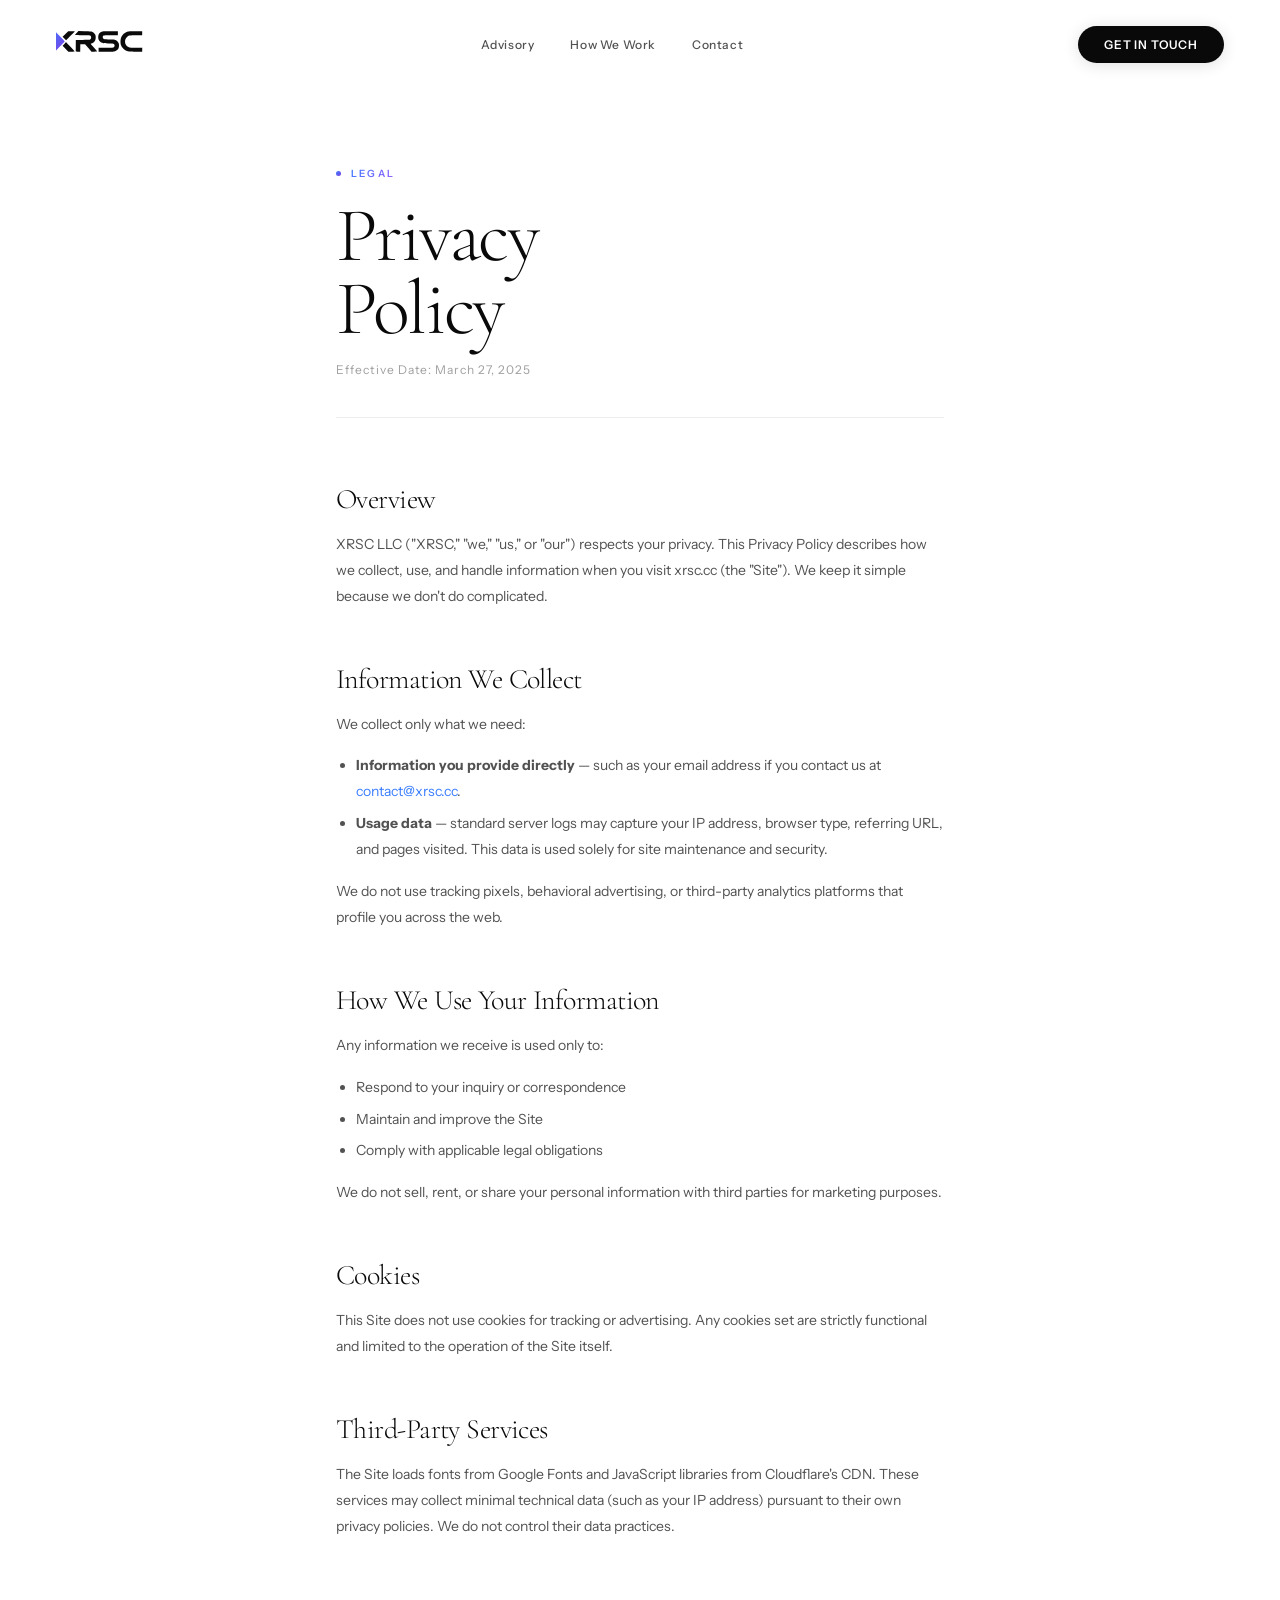
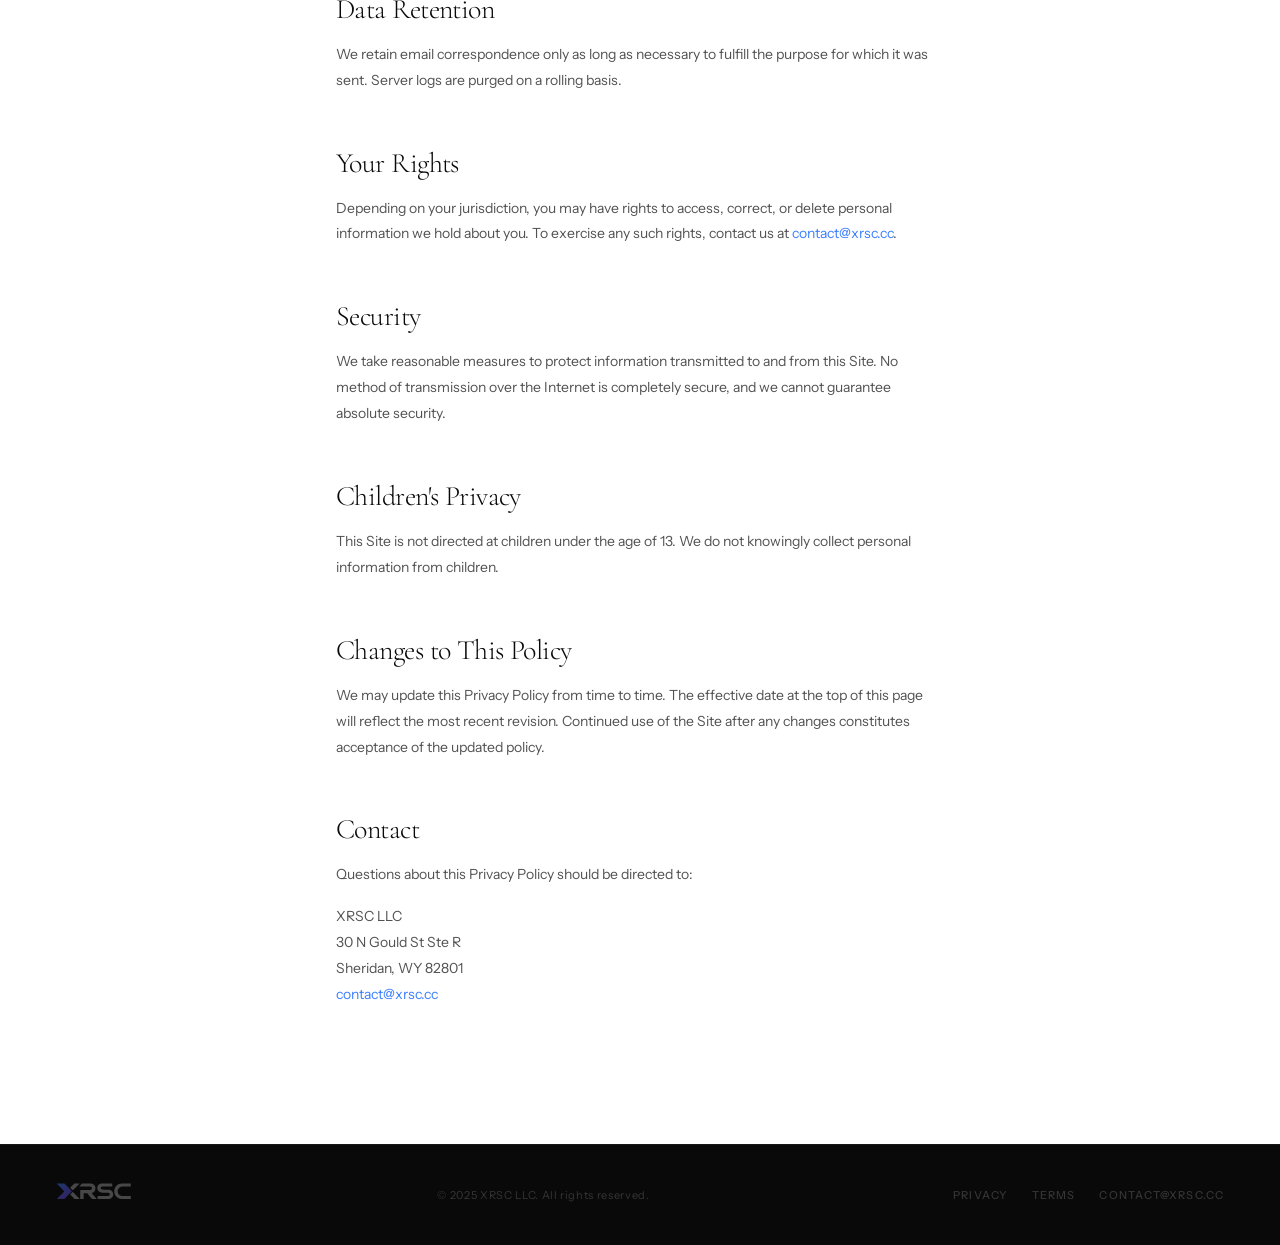
<file: privacy.html>
<!DOCTYPE html>
<html lang="en">
<head>
<meta charset="UTF-8"/>
<meta name="viewport" content="width=device-width, initial-scale=1.0"/>
<title>Privacy Policy — XRSC LLC</title>
<link rel="preconnect" href="https://fonts.googleapis.com"/>
<link href="https://fonts.googleapis.com/css2?family=Cormorant+Garamond:ital,wght@0,300;0,400;0,600;1,300;1,400;1,600&family=Instrument+Sans:wght@300;400;500;600;700&display=swap" rel="stylesheet"/>
<link rel="stylesheet" href="css/styles.css"/>
<style>
body{cursor:auto}
#cur-d,#cur-r{display:none}
.policy-wrap{max-width:720px;margin:0 auto;padding:160px 56px 120px}
.policy-eyebrow{
  display:inline-flex;align-items:center;gap:10px;
  font-size:10px;font-weight:600;letter-spacing:0.22em;text-transform:uppercase;
  margin-bottom:20px;
}
.policy-eyebrow-dot{width:5px;height:5px;border-radius:50%;background:linear-gradient(130deg,#3B7EFF,#7B3FE4);flex-shrink:0}
.policy-eyebrow-txt{
  background:linear-gradient(130deg,#3B7EFF,#9B5FFF);
  -webkit-background-clip:text;-webkit-text-fill-color:transparent;background-clip:text;
}
.policy-title{
  font-family:'Cormorant Garamond',serif;
  font-size:clamp(48px,6vw,80px);
  font-weight:300;line-height:0.95;letter-spacing:-0.03em;
  margin-bottom:16px;
}
.policy-date{
  font-size:12px;font-weight:400;letter-spacing:0.08em;
  color:#A0A0A0;margin-bottom:64px;
  padding-bottom:40px;border-bottom:1px solid rgba(9,9,9,0.07);
}
.policy-body h2{
  font-family:'Cormorant Garamond',serif;
  font-size:28px;font-weight:300;letter-spacing:-0.02em;
  margin:52px 0 16px;
}
.policy-body p{
  font-size:14px;font-weight:300;line-height:1.85;
  color:#525252;margin-bottom:16px;
}
.policy-body ul{
  margin:0 0 16px 20px;
  font-size:14px;font-weight:300;line-height:1.85;color:#525252;
}
.policy-body li{margin-bottom:6px}
.policy-body a{color:#3B7EFF;text-decoration:none}
.policy-body a:hover{text-decoration:underline}
address{font-style:normal}
@media(max-width:768px){
  .policy-wrap{padding:120px 24px 80px}
}
</style>
</head>
<body>

<!-- NAV -->
<nav id="nav" style="opacity:1">
  <div class="nav-logo-wrap">
    <a href="index.html">
      <svg xmlns="http://www.w3.org/2000/svg" viewBox="260 340 600 200">
        <defs>
          <linearGradient id="navGrad" x1="0%" y1="0%" x2="100%" y2="100%">
            <stop offset="0%" stop-color="#3B7EFF"/>
            <stop offset="100%" stop-color="#7B3FE4"/>
          </linearGradient>
        </defs>
        <path d="M 648.28 496.43 C643.16,497.75 634.51,498.00 593.11,498.00 L 544.00 498.00 L 544.00 472.00 L 568.75 471.75 C582.36,471.61 602.08,471.66 612.56,471.86 C640.71,472.39 647.48,470.24 650.14,459.92 C651.18,455.91 651.08,454.85 649.41,451.45 C645.66,443.82 644.54,443.58 609.50,442.91 C583.70,442.42 577.58,442.02 573.00,440.55 C550.86,433.42 539.69,418.29 541.28,397.61 C542.59,380.48 551.77,368.99 568.28,363.80 C575.37,361.57 576.39,361.53 624.00,361.51 L 672.50 361.50 L 672.50 387.50 L 626.50 388.00 C585.06,388.45 580.18,388.67 577.28,390.26 C573.01,392.59 572.00,394.75 572.00,401.53 C572.00,406.61 572.34,407.54 575.31,410.51 C580.34,415.54 584.09,416.10 612.26,415.98 C626.14,415.93 640.92,416.37 645.09,416.97 C660.34,419.16 673.67,429.48 677.98,442.45 C681.40,452.71 680.67,467.93 676.37,476.26 C671.71,485.26 660.61,493.23 648.28,496.43 ZM 421.77 472.75 L 421.50 497.50 L 406.75 497.78 C398.64,497.93 391.98,497.70 391.95,497.28 C391.74,493.69 391.98,420.69 392.20,420.46 C392.37,420.30 412.98,420.02 438.00,419.83 C481.64,419.51 483.64,419.42 486.96,417.46 C491.95,414.54 494.45,409.72 494.35,403.21 C494.26,397.08 492.25,393.66 486.90,390.50 C483.65,388.59 481.41,388.49 434.75,388.20 C407.94,388.03 386.00,387.56 386.00,387.16 C386.00,386.35 395.21,375.74 403.80,366.65 L 409.33 360.80 L 449.42 361.40 C492.70,362.05 498.10,362.63 506.57,367.59 C512.82,371.26 519.53,379.14 522.06,385.80 C525.05,393.67 525.70,406.41 523.57,415.47 C520.19,429.83 509.75,440.52 495.63,444.07 C493.09,444.71 491.00,445.43 491.00,445.67 C491.00,446.06 497.21,453.16 525.57,485.14 C531.24,491.54 535.61,497.05 535.28,497.39 C534.94,497.73 526.00,498.00 515.41,498.00 L 496.15 498.00 L 494.04 495.25 C492.89,493.74 483.29,482.51 472.72,470.30 L 453.50 448.10 L 437.77 448.05 L 422.03 448.00 ZM 834.78 484.75 L 834.50 497.50 L 791.50 497.62 C767.85,497.68 747.38,497.55 746.00,497.31 C740.17,496.32 725.30,490.35 719.80,486.79 C708.03,479.19 697.67,466.14 692.95,453.00 C689.49,443.35 688.97,422.50 691.91,410.89 C694.60,400.25 700.66,389.66 708.49,381.94 C715.57,374.95 718.08,373.13 727.11,368.51 C739.64,362.08 745.24,361.49 792.50,361.59 L 834.50 361.67 L 834.50 387.50 L 794.00 388.06 C749.05,388.67 748.24,388.79 737.10,395.94 C721.94,405.67 715.96,427.22 723.07,446.57 C725.77,453.92 734.54,462.98 742.45,466.61 C752.96,471.42 758.63,471.96 798.28,471.98 L 835.06 472.00 ZM 385.51 496.99 C385.12,497.62 376.82,498.00 363.59,498.00 L 342.29 498.00 L 323.22 478.31 L 304.14 458.61 L 314.06 447.94 C315.19,446.72 316.22,445.61 317.16,444.59 C323.33,437.91 325.58,435.46 327.46,435.73 C328.82,435.92 329.98,437.56 332.30,440.04 C337.14,445.22 343.64,451.98 373.34,482.74 C380.37,490.02 385.85,496.44 385.51,496.99 ZM 366.76 381.86 C356.18,392.66 342.93,406.04 337.32,411.59 L 327.12 421.69 L 315.53 410.13 L 303.95 398.57 L 322.72 379.78 L 341.48 361.00 L 363.74 361.00 C375.98,361.00 386.00,361.27 386.00,361.61 C386.00,361.95 377.34,371.06 366.76,381.86 Z" fill="#0A0A0A"/>
        <path d="M 262.73 487.77 C268.38,482.14 273.00,477.28 273.00,476.97 C273.00,476.66 283.35,466.06 296.00,453.41 C308.65,440.76 318.98,429.75 318.96,428.95 C318.94,428.15 304.20,412.52 286.21,394.20 L 253.50 360.91 L 219.83 361.20 L 186.16 361.50 L 197.33 373.16 C203.47,379.57 218.33,394.97 230.34,407.38 C242.36,419.79 252.03,430.38 251.84,430.92 C251.42,432.13 224.78,460.21 204.29,481.04 C195.88,489.59 189.00,496.90 189.00,497.29 C189.00,497.68 203.28,498.00 220.73,498.00 L 252.47 498.00 L 262.73 487.77 Z" fill="url(#navGrad)"/>
      </svg>
    </a>
  </div>
  <div class="nav-links">
    <a href="index.html#services">Advisory</a>
    <a href="index.html#how">How We Work</a>
    <a href="index.html#contact">Contact</a>
  </div>
  <button class="nav-btn" onclick="window.location='index.html#contact'">Get in Touch</button>
</nav>

<main>
  <div class="policy-wrap">
    <div class="policy-eyebrow">
      <span class="policy-eyebrow-dot"></span>
      <span class="policy-eyebrow-txt">Legal</span>
    </div>
    <h1 class="policy-title">Privacy<br/>Policy</h1>
    <p class="policy-date">Effective Date: March 27, 2025</p>

    <div class="policy-body">

      <h2>Overview</h2>
      <p>XRSC LLC ("XRSC," "we," "us," or "our") respects your privacy. This Privacy Policy describes how we collect, use, and handle information when you visit xrsc.cc (the "Site"). We keep it simple because we don't do complicated.</p>

      <h2>Information We Collect</h2>
      <p>We collect only what we need:</p>
      <ul>
        <li><strong>Information you provide directly</strong> — such as your email address if you contact us at <a href="mailto:contact@xrsc.cc">contact@xrsc.cc</a>.</li>
        <li><strong>Usage data</strong> — standard server logs may capture your IP address, browser type, referring URL, and pages visited. This data is used solely for site maintenance and security.</li>
      </ul>
      <p>We do not use tracking pixels, behavioral advertising, or third-party analytics platforms that profile you across the web.</p>

      <h2>How We Use Your Information</h2>
      <p>Any information we receive is used only to:</p>
      <ul>
        <li>Respond to your inquiry or correspondence</li>
        <li>Maintain and improve the Site</li>
        <li>Comply with applicable legal obligations</li>
      </ul>
      <p>We do not sell, rent, or share your personal information with third parties for marketing purposes.</p>

      <h2>Cookies</h2>
      <p>This Site does not use cookies for tracking or advertising. Any cookies set are strictly functional and limited to the operation of the Site itself.</p>

      <h2>Third-Party Services</h2>
      <p>The Site loads fonts from Google Fonts and JavaScript libraries from Cloudflare's CDN. These services may collect minimal technical data (such as your IP address) pursuant to their own privacy policies. We do not control their data practices.</p>

      <h2>Data Retention</h2>
      <p>We retain email correspondence only as long as necessary to fulfill the purpose for which it was sent. Server logs are purged on a rolling basis.</p>

      <h2>Your Rights</h2>
      <p>Depending on your jurisdiction, you may have rights to access, correct, or delete personal information we hold about you. To exercise any such rights, contact us at <a href="mailto:contact@xrsc.cc">contact@xrsc.cc</a>.</p>

      <h2>Security</h2>
      <p>We take reasonable measures to protect information transmitted to and from this Site. No method of transmission over the Internet is completely secure, and we cannot guarantee absolute security.</p>

      <h2>Children's Privacy</h2>
      <p>This Site is not directed at children under the age of 13. We do not knowingly collect personal information from children.</p>

      <h2>Changes to This Policy</h2>
      <p>We may update this Privacy Policy from time to time. The effective date at the top of this page will reflect the most recent revision. Continued use of the Site after any changes constitutes acceptance of the updated policy.</p>

      <h2>Contact</h2>
      <p>Questions about this Privacy Policy should be directed to:</p>
      <address>
        <p>XRSC LLC<br/>
        30 N Gould St Ste R<br/>
        Sheridan, WY 82801<br/>
        <a href="mailto:contact@xrsc.cc">contact@xrsc.cc</a></p>
      </address>

    </div>
  </div>
</main>

<!-- FOOTER -->
<footer>
  <div class="f-logo">
    <svg xmlns="http://www.w3.org/2000/svg" viewBox="180 340 680 210">
      <defs>
        <linearGradient id="footGrad" x1="0%" y1="0%" x2="100%" y2="100%">
          <stop offset="0%" stop-color="#3B7EFF" stop-opacity="0.4"/>
          <stop offset="100%" stop-color="#7B3FE4" stop-opacity="0.4"/>
        </linearGradient>
      </defs>
      <path d="M 648.28 496.43 C643.16,497.75 634.51,498.00 593.11,498.00 L 544.00 498.00 L 544.00 472.00 L 568.75 471.75 C582.36,471.61 602.08,471.66 612.56,471.86 C640.71,472.39 647.48,470.24 650.14,459.92 C651.18,455.91 651.08,454.85 649.41,451.45 C645.66,443.82 644.54,443.58 609.50,442.91 C583.70,442.42 577.58,442.02 573.00,440.55 C550.86,433.42 539.69,418.29 541.28,397.61 C542.59,380.48 551.77,368.99 568.28,363.80 C575.37,361.57 576.39,361.53 624.00,361.51 L 672.50 361.50 L 672.50 387.50 L 626.50 388.00 C585.06,388.45 580.18,388.67 577.28,390.26 C573.01,392.59 572.00,394.75 572.00,401.53 C572.00,406.61 572.34,407.54 575.31,410.51 C580.34,415.54 584.09,416.10 612.26,415.98 C626.14,415.93 640.92,416.37 645.09,416.97 C660.34,419.16 673.67,429.48 677.98,442.45 C681.40,452.71 680.67,467.93 676.37,476.26 C671.71,485.26 660.61,493.23 648.28,496.43 ZM 421.77 472.75 L 421.50 497.50 L 406.75 497.78 C398.64,497.93 391.98,497.70 391.95,497.28 C391.74,493.69 391.98,420.69 392.20,420.46 C392.37,420.30 412.98,420.02 438.00,419.83 C481.64,419.51 483.64,419.42 486.96,417.46 C491.95,414.54 494.45,409.72 494.35,403.21 C494.26,397.08 492.25,393.66 486.90,390.50 C483.65,388.59 481.41,388.49 434.75,388.20 C407.94,388.03 386.00,387.56 386.00,387.16 C386.00,386.35 395.21,375.74 403.80,366.65 L 409.33 360.80 L 449.42 361.40 C492.70,362.05 498.10,362.63 506.57,367.59 C512.82,371.26 519.53,379.14 522.06,385.80 C525.05,393.67 525.70,406.41 523.57,415.47 C520.19,429.83 509.75,440.52 495.63,444.07 C493.09,444.71 491.00,445.43 491.00,445.67 C491.00,446.06 497.21,453.16 525.57,485.14 C531.24,491.54 535.61,497.05 535.28,497.39 C534.94,497.73 526.00,498.00 515.41,498.00 L 496.15 498.00 L 494.04 495.25 C492.89,493.74 483.29,482.51 472.72,470.30 L 453.50 448.10 L 437.77 448.05 L 422.03 448.00 ZM 834.78 484.75 L 834.50 497.50 L 791.50 497.62 C767.85,497.68 747.38,497.55 746.00,497.31 C740.17,496.32 725.30,490.35 719.80,486.79 C708.03,479.19 697.67,466.14 692.95,453.00 C689.49,443.35 688.97,422.50 691.91,410.89 C694.60,400.25 700.66,389.66 708.49,381.94 C715.57,374.95 718.08,373.13 727.11,368.51 C739.64,362.08 745.24,361.49 792.50,361.59 L 834.50 361.67 L 834.50 387.50 L 794.00 388.06 C749.05,388.67 748.24,388.79 737.10,395.94 C721.94,405.67 715.96,427.22 723.07,446.57 C725.77,453.92 734.54,462.98 742.45,466.61 C752.96,471.42 758.63,471.96 798.28,471.98 L 835.06 472.00 ZM 385.51 496.99 C385.12,497.62 376.82,498.00 363.59,498.00 L 342.29 498.00 L 323.22 478.31 L 304.14 458.61 L 314.06 447.94 C315.19,446.72 316.22,445.61 317.16,444.59 C323.33,437.91 325.58,435.46 327.46,435.73 C328.82,435.92 329.98,437.56 332.30,440.04 C337.14,445.22 343.64,451.98 373.34,482.74 C380.37,490.02 385.85,496.44 385.51,496.99 ZM 366.76 381.86 C356.18,392.66 342.93,406.04 337.32,411.59 L 327.12 421.69 L 315.53 410.13 L 303.95 398.57 L 322.72 379.78 L 341.48 361.00 L 363.74 361.00 C375.98,361.00 386.00,361.27 386.00,361.61 C386.00,361.95 377.34,371.06 366.76,381.86 Z" fill="rgba(255,255,255,0.25)"/>
      <path d="M 262.73 487.77 C268.38,482.14 273.00,477.28 273.00,476.97 C273.00,476.66 283.35,466.06 296.00,453.41 C308.65,440.76 318.98,429.75 318.96,428.95 C318.94,428.15 304.20,412.52 286.21,394.20 L 253.50 360.91 L 219.83 361.20 L 186.16 361.50 L 197.33 373.16 C203.47,379.57 218.33,394.97 230.34,407.38 C242.36,419.79 252.03,430.38 251.84,430.92 C251.42,432.13 224.78,460.21 204.29,481.04 C195.88,489.59 189.00,496.90 189.00,497.29 C189.00,497.68 203.28,498.00 220.73,498.00 L 252.47 498.00 L 262.73 487.77 Z" fill="url(#footGrad)"/>
    </svg>
  </div>
  <div class="f-copy">© 2025 XRSC LLC. All rights reserved.</div>
  <div class="f-links">
    <a href="privacy.html">Privacy</a>
    <a href="terms.html">Terms</a>
    <a href="mailto:contact@xrsc.cc">contact@xrsc.cc</a>
  </div>
</footer>

<script>
window.addEventListener('scroll', () => {
  document.getElementById('nav').classList.toggle('scrolled', scrollY > 60);
});
</script>
</body>
</html>
</file>
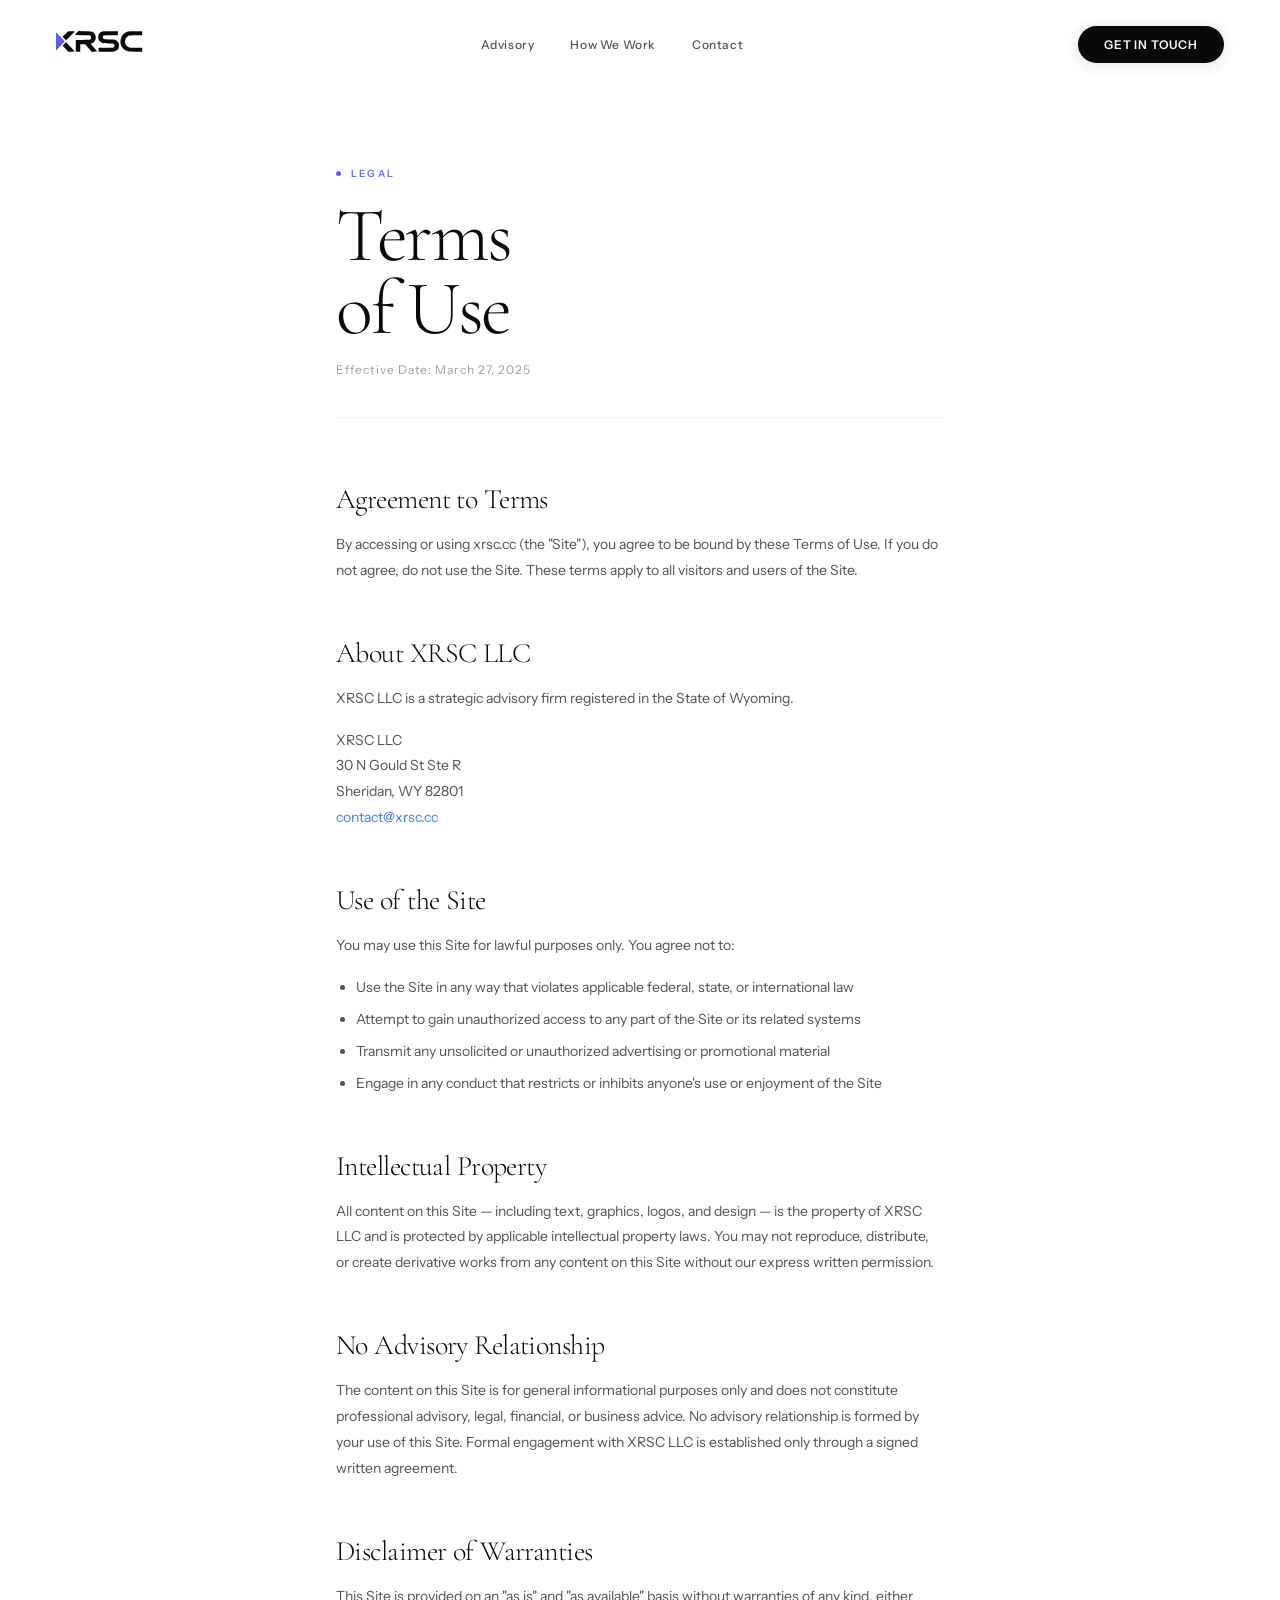
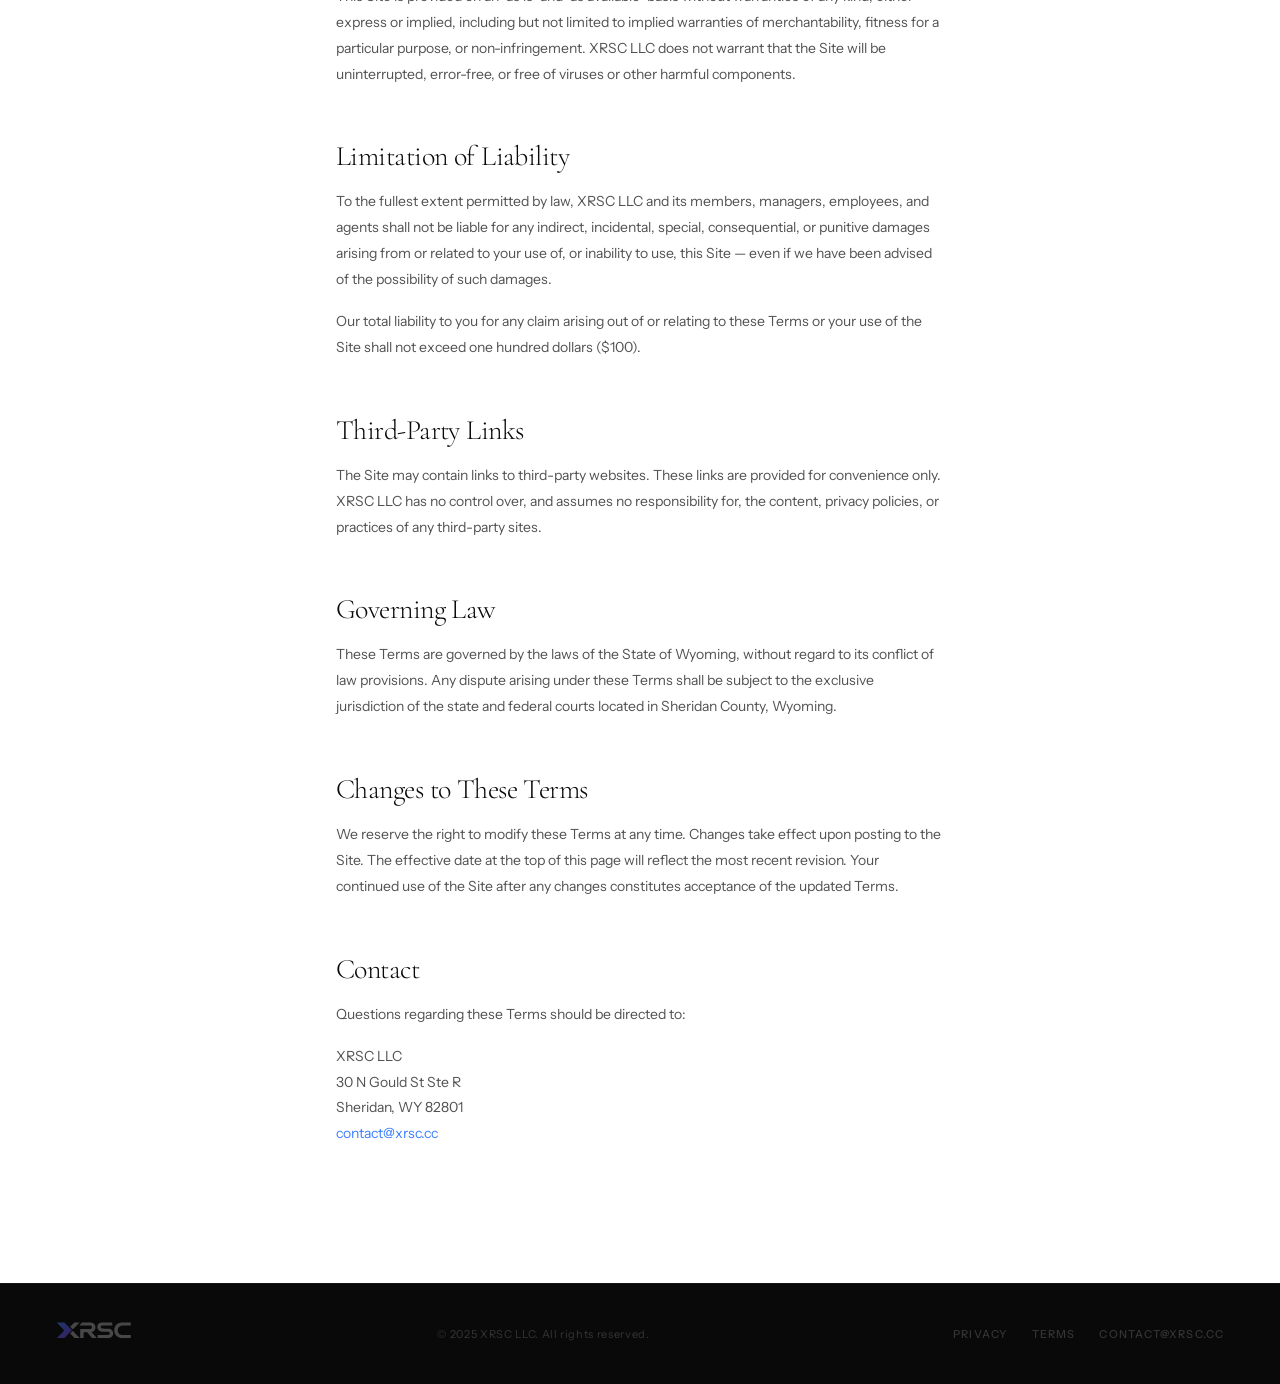
<file: terms.html>
<!DOCTYPE html>
<html lang="en">
<head>
<meta charset="UTF-8"/>
<meta name="viewport" content="width=device-width, initial-scale=1.0"/>
<title>Terms of Use — XRSC LLC</title>
<link rel="preconnect" href="https://fonts.googleapis.com"/>
<link href="https://fonts.googleapis.com/css2?family=Cormorant+Garamond:ital,wght@0,300;0,400;0,600;1,300;1,400;1,600&family=Instrument+Sans:wght@300;400;500;600;700&display=swap" rel="stylesheet"/>
<link rel="stylesheet" href="css/styles.css"/>
<style>
body{cursor:auto}
#cur-d,#cur-r{display:none}
.policy-wrap{max-width:720px;margin:0 auto;padding:160px 56px 120px}
.policy-eyebrow{
  display:inline-flex;align-items:center;gap:10px;
  font-size:10px;font-weight:600;letter-spacing:0.22em;text-transform:uppercase;
  margin-bottom:20px;
}
.policy-eyebrow-dot{width:5px;height:5px;border-radius:50%;background:linear-gradient(130deg,#3B7EFF,#7B3FE4);flex-shrink:0}
.policy-eyebrow-txt{
  background:linear-gradient(130deg,#3B7EFF,#9B5FFF);
  -webkit-background-clip:text;-webkit-text-fill-color:transparent;background-clip:text;
}
.policy-title{
  font-family:'Cormorant Garamond',serif;
  font-size:clamp(48px,6vw,80px);
  font-weight:300;line-height:0.95;letter-spacing:-0.03em;
  margin-bottom:16px;
}
.policy-date{
  font-size:12px;font-weight:400;letter-spacing:0.08em;
  color:#A0A0A0;margin-bottom:64px;
  padding-bottom:40px;border-bottom:1px solid rgba(9,9,9,0.07);
}
.policy-body h2{
  font-family:'Cormorant Garamond',serif;
  font-size:28px;font-weight:300;letter-spacing:-0.02em;
  margin:52px 0 16px;
}
.policy-body p{
  font-size:14px;font-weight:300;line-height:1.85;
  color:#525252;margin-bottom:16px;
}
.policy-body ul{
  margin:0 0 16px 20px;
  font-size:14px;font-weight:300;line-height:1.85;color:#525252;
}
.policy-body li{margin-bottom:6px}
.policy-body a{color:#3B7EFF;text-decoration:none}
.policy-body a:hover{text-decoration:underline}
address{font-style:normal}
@media(max-width:768px){
  .policy-wrap{padding:120px 24px 80px}
}
</style>
</head>
<body>

<!-- NAV -->
<nav id="nav" style="opacity:1">
  <div class="nav-logo-wrap">
    <a href="index.html">
      <svg xmlns="http://www.w3.org/2000/svg" viewBox="260 340 600 200">
        <defs>
          <linearGradient id="navGrad" x1="0%" y1="0%" x2="100%" y2="100%">
            <stop offset="0%" stop-color="#3B7EFF"/>
            <stop offset="100%" stop-color="#7B3FE4"/>
          </linearGradient>
        </defs>
        <path d="M 648.28 496.43 C643.16,497.75 634.51,498.00 593.11,498.00 L 544.00 498.00 L 544.00 472.00 L 568.75 471.75 C582.36,471.61 602.08,471.66 612.56,471.86 C640.71,472.39 647.48,470.24 650.14,459.92 C651.18,455.91 651.08,454.85 649.41,451.45 C645.66,443.82 644.54,443.58 609.50,442.91 C583.70,442.42 577.58,442.02 573.00,440.55 C550.86,433.42 539.69,418.29 541.28,397.61 C542.59,380.48 551.77,368.99 568.28,363.80 C575.37,361.57 576.39,361.53 624.00,361.51 L 672.50 361.50 L 672.50 387.50 L 626.50 388.00 C585.06,388.45 580.18,388.67 577.28,390.26 C573.01,392.59 572.00,394.75 572.00,401.53 C572.00,406.61 572.34,407.54 575.31,410.51 C580.34,415.54 584.09,416.10 612.26,415.98 C626.14,415.93 640.92,416.37 645.09,416.97 C660.34,419.16 673.67,429.48 677.98,442.45 C681.40,452.71 680.67,467.93 676.37,476.26 C671.71,485.26 660.61,493.23 648.28,496.43 ZM 421.77 472.75 L 421.50 497.50 L 406.75 497.78 C398.64,497.93 391.98,497.70 391.95,497.28 C391.74,493.69 391.98,420.69 392.20,420.46 C392.37,420.30 412.98,420.02 438.00,419.83 C481.64,419.51 483.64,419.42 486.96,417.46 C491.95,414.54 494.45,409.72 494.35,403.21 C494.26,397.08 492.25,393.66 486.90,390.50 C483.65,388.59 481.41,388.49 434.75,388.20 C407.94,388.03 386.00,387.56 386.00,387.16 C386.00,386.35 395.21,375.74 403.80,366.65 L 409.33 360.80 L 449.42 361.40 C492.70,362.05 498.10,362.63 506.57,367.59 C512.82,371.26 519.53,379.14 522.06,385.80 C525.05,393.67 525.70,406.41 523.57,415.47 C520.19,429.83 509.75,440.52 495.63,444.07 C493.09,444.71 491.00,445.43 491.00,445.67 C491.00,446.06 497.21,453.16 525.57,485.14 C531.24,491.54 535.61,497.05 535.28,497.39 C534.94,497.73 526.00,498.00 515.41,498.00 L 496.15 498.00 L 494.04 495.25 C492.89,493.74 483.29,482.51 472.72,470.30 L 453.50 448.10 L 437.77 448.05 L 422.03 448.00 ZM 834.78 484.75 L 834.50 497.50 L 791.50 497.62 C767.85,497.68 747.38,497.55 746.00,497.31 C740.17,496.32 725.30,490.35 719.80,486.79 C708.03,479.19 697.67,466.14 692.95,453.00 C689.49,443.35 688.97,422.50 691.91,410.89 C694.60,400.25 700.66,389.66 708.49,381.94 C715.57,374.95 718.08,373.13 727.11,368.51 C739.64,362.08 745.24,361.49 792.50,361.59 L 834.50 361.67 L 834.50 387.50 L 794.00 388.06 C749.05,388.67 748.24,388.79 737.10,395.94 C721.94,405.67 715.96,427.22 723.07,446.57 C725.77,453.92 734.54,462.98 742.45,466.61 C752.96,471.42 758.63,471.96 798.28,471.98 L 835.06 472.00 ZM 385.51 496.99 C385.12,497.62 376.82,498.00 363.59,498.00 L 342.29 498.00 L 323.22 478.31 L 304.14 458.61 L 314.06 447.94 C315.19,446.72 316.22,445.61 317.16,444.59 C323.33,437.91 325.58,435.46 327.46,435.73 C328.82,435.92 329.98,437.56 332.30,440.04 C337.14,445.22 343.64,451.98 373.34,482.74 C380.37,490.02 385.85,496.44 385.51,496.99 ZM 366.76 381.86 C356.18,392.66 342.93,406.04 337.32,411.59 L 327.12 421.69 L 315.53 410.13 L 303.95 398.57 L 322.72 379.78 L 341.48 361.00 L 363.74 361.00 C375.98,361.00 386.00,361.27 386.00,361.61 C386.00,361.95 377.34,371.06 366.76,381.86 Z" fill="#0A0A0A"/>
        <path d="M 262.73 487.77 C268.38,482.14 273.00,477.28 273.00,476.97 C273.00,476.66 283.35,466.06 296.00,453.41 C308.65,440.76 318.98,429.75 318.96,428.95 C318.94,428.15 304.20,412.52 286.21,394.20 L 253.50 360.91 L 219.83 361.20 L 186.16 361.50 L 197.33 373.16 C203.47,379.57 218.33,394.97 230.34,407.38 C242.36,419.79 252.03,430.38 251.84,430.92 C251.42,432.13 224.78,460.21 204.29,481.04 C195.88,489.59 189.00,496.90 189.00,497.29 C189.00,497.68 203.28,498.00 220.73,498.00 L 252.47 498.00 L 262.73 487.77 Z" fill="url(#navGrad)"/>
      </svg>
    </a>
  </div>
  <div class="nav-links">
    <a href="index.html#services">Advisory</a>
    <a href="index.html#how">How We Work</a>
    <a href="index.html#contact">Contact</a>
  </div>
  <button class="nav-btn" onclick="window.location='index.html#contact'">Get in Touch</button>
</nav>

<main>
  <div class="policy-wrap">
    <div class="policy-eyebrow">
      <span class="policy-eyebrow-dot"></span>
      <span class="policy-eyebrow-txt">Legal</span>
    </div>
    <h1 class="policy-title">Terms<br/>of Use</h1>
    <p class="policy-date">Effective Date: March 27, 2025</p>

    <div class="policy-body">

      <h2>Agreement to Terms</h2>
      <p>By accessing or using xrsc.cc (the "Site"), you agree to be bound by these Terms of Use. If you do not agree, do not use the Site. These terms apply to all visitors and users of the Site.</p>

      <h2>About XRSC LLC</h2>
      <p>XRSC LLC is a strategic advisory firm registered in the State of Wyoming.</p>
      <address>
        <p>XRSC LLC<br/>
        30 N Gould St Ste R<br/>
        Sheridan, WY 82801<br/>
        <a href="mailto:contact@xrsc.cc">contact@xrsc.cc</a></p>
      </address>

      <h2>Use of the Site</h2>
      <p>You may use this Site for lawful purposes only. You agree not to:</p>
      <ul>
        <li>Use the Site in any way that violates applicable federal, state, or international law</li>
        <li>Attempt to gain unauthorized access to any part of the Site or its related systems</li>
        <li>Transmit any unsolicited or unauthorized advertising or promotional material</li>
        <li>Engage in any conduct that restricts or inhibits anyone's use or enjoyment of the Site</li>
      </ul>

      <h2>Intellectual Property</h2>
      <p>All content on this Site — including text, graphics, logos, and design — is the property of XRSC LLC and is protected by applicable intellectual property laws. You may not reproduce, distribute, or create derivative works from any content on this Site without our express written permission.</p>

      <h2>No Advisory Relationship</h2>
      <p>The content on this Site is for general informational purposes only and does not constitute professional advisory, legal, financial, or business advice. No advisory relationship is formed by your use of this Site. Formal engagement with XRSC LLC is established only through a signed written agreement.</p>

      <h2>Disclaimer of Warranties</h2>
      <p>This Site is provided on an "as is" and "as available" basis without warranties of any kind, either express or implied, including but not limited to implied warranties of merchantability, fitness for a particular purpose, or non-infringement. XRSC LLC does not warrant that the Site will be uninterrupted, error-free, or free of viruses or other harmful components.</p>

      <h2>Limitation of Liability</h2>
      <p>To the fullest extent permitted by law, XRSC LLC and its members, managers, employees, and agents shall not be liable for any indirect, incidental, special, consequential, or punitive damages arising from or related to your use of, or inability to use, this Site — even if we have been advised of the possibility of such damages.</p>
      <p>Our total liability to you for any claim arising out of or relating to these Terms or your use of the Site shall not exceed one hundred dollars ($100).</p>

      <h2>Third-Party Links</h2>
      <p>The Site may contain links to third-party websites. These links are provided for convenience only. XRSC LLC has no control over, and assumes no responsibility for, the content, privacy policies, or practices of any third-party sites.</p>

      <h2>Governing Law</h2>
      <p>These Terms are governed by the laws of the State of Wyoming, without regard to its conflict of law provisions. Any dispute arising under these Terms shall be subject to the exclusive jurisdiction of the state and federal courts located in Sheridan County, Wyoming.</p>

      <h2>Changes to These Terms</h2>
      <p>We reserve the right to modify these Terms at any time. Changes take effect upon posting to the Site. The effective date at the top of this page will reflect the most recent revision. Your continued use of the Site after any changes constitutes acceptance of the updated Terms.</p>

      <h2>Contact</h2>
      <p>Questions regarding these Terms should be directed to:</p>
      <address>
        <p>XRSC LLC<br/>
        30 N Gould St Ste R<br/>
        Sheridan, WY 82801<br/>
        <a href="mailto:contact@xrsc.cc">contact@xrsc.cc</a></p>
      </address>

    </div>
  </div>
</main>

<!-- FOOTER -->
<footer>
  <div class="f-logo">
    <svg xmlns="http://www.w3.org/2000/svg" viewBox="180 340 680 210">
      <defs>
        <linearGradient id="footGrad" x1="0%" y1="0%" x2="100%" y2="100%">
          <stop offset="0%" stop-color="#3B7EFF" stop-opacity="0.4"/>
          <stop offset="100%" stop-color="#7B3FE4" stop-opacity="0.4"/>
        </linearGradient>
      </defs>
      <path d="M 648.28 496.43 C643.16,497.75 634.51,498.00 593.11,498.00 L 544.00 498.00 L 544.00 472.00 L 568.75 471.75 C582.36,471.61 602.08,471.66 612.56,471.86 C640.71,472.39 647.48,470.24 650.14,459.92 C651.18,455.91 651.08,454.85 649.41,451.45 C645.66,443.82 644.54,443.58 609.50,442.91 C583.70,442.42 577.58,442.02 573.00,440.55 C550.86,433.42 539.69,418.29 541.28,397.61 C542.59,380.48 551.77,368.99 568.28,363.80 C575.37,361.57 576.39,361.53 624.00,361.51 L 672.50 361.50 L 672.50 387.50 L 626.50 388.00 C585.06,388.45 580.18,388.67 577.28,390.26 C573.01,392.59 572.00,394.75 572.00,401.53 C572.00,406.61 572.34,407.54 575.31,410.51 C580.34,415.54 584.09,416.10 612.26,415.98 C626.14,415.93 640.92,416.37 645.09,416.97 C660.34,419.16 673.67,429.48 677.98,442.45 C681.40,452.71 680.67,467.93 676.37,476.26 C671.71,485.26 660.61,493.23 648.28,496.43 ZM 421.77 472.75 L 421.50 497.50 L 406.75 497.78 C398.64,497.93 391.98,497.70 391.95,497.28 C391.74,493.69 391.98,420.69 392.20,420.46 C392.37,420.30 412.98,420.02 438.00,419.83 C481.64,419.51 483.64,419.42 486.96,417.46 C491.95,414.54 494.45,409.72 494.35,403.21 C494.26,397.08 492.25,393.66 486.90,390.50 C483.65,388.59 481.41,388.49 434.75,388.20 C407.94,388.03 386.00,387.56 386.00,387.16 C386.00,386.35 395.21,375.74 403.80,366.65 L 409.33 360.80 L 449.42 361.40 C492.70,362.05 498.10,362.63 506.57,367.59 C512.82,371.26 519.53,379.14 522.06,385.80 C525.05,393.67 525.70,406.41 523.57,415.47 C520.19,429.83 509.75,440.52 495.63,444.07 C493.09,444.71 491.00,445.43 491.00,445.67 C491.00,446.06 497.21,453.16 525.57,485.14 C531.24,491.54 535.61,497.05 535.28,497.39 C534.94,497.73 526.00,498.00 515.41,498.00 L 496.15 498.00 L 494.04 495.25 C492.89,493.74 483.29,482.51 472.72,470.30 L 453.50 448.10 L 437.77 448.05 L 422.03 448.00 ZM 834.78 484.75 L 834.50 497.50 L 791.50 497.62 C767.85,497.68 747.38,497.55 746.00,497.31 C740.17,496.32 725.30,490.35 719.80,486.79 C708.03,479.19 697.67,466.14 692.95,453.00 C689.49,443.35 688.97,422.50 691.91,410.89 C694.60,400.25 700.66,389.66 708.49,381.94 C715.57,374.95 718.08,373.13 727.11,368.51 C739.64,362.08 745.24,361.49 792.50,361.59 L 834.50 361.67 L 834.50 387.50 L 794.00 388.06 C749.05,388.67 748.24,388.79 737.10,395.94 C721.94,405.67 715.96,427.22 723.07,446.57 C725.77,453.92 734.54,462.98 742.45,466.61 C752.96,471.42 758.63,471.96 798.28,471.98 L 835.06 472.00 ZM 385.51 496.99 C385.12,497.62 376.82,498.00 363.59,498.00 L 342.29 498.00 L 323.22 478.31 L 304.14 458.61 L 314.06 447.94 C315.19,446.72 316.22,445.61 317.16,444.59 C323.33,437.91 325.58,435.46 327.46,435.73 C328.82,435.92 329.98,437.56 332.30,440.04 C337.14,445.22 343.64,451.98 373.34,482.74 C380.37,490.02 385.85,496.44 385.51,496.99 ZM 366.76 381.86 C356.18,392.66 342.93,406.04 337.32,411.59 L 327.12 421.69 L 315.53 410.13 L 303.95 398.57 L 322.72 379.78 L 341.48 361.00 L 363.74 361.00 C375.98,361.00 386.00,361.27 386.00,361.61 C386.00,361.95 377.34,371.06 366.76,381.86 Z" fill="rgba(255,255,255,0.25)"/>
      <path d="M 262.73 487.77 C268.38,482.14 273.00,477.28 273.00,476.97 C273.00,476.66 283.35,466.06 296.00,453.41 C308.65,440.76 318.98,429.75 318.96,428.95 C318.94,428.15 304.20,412.52 286.21,394.20 L 253.50 360.91 L 219.83 361.20 L 186.16 361.50 L 197.33 373.16 C203.47,379.57 218.33,394.97 230.34,407.38 C242.36,419.79 252.03,430.38 251.84,430.92 C251.42,432.13 224.78,460.21 204.29,481.04 C195.88,489.59 189.00,496.90 189.00,497.29 C189.00,497.68 203.28,498.00 220.73,498.00 L 252.47 498.00 L 262.73 487.77 Z" fill="url(#footGrad)"/>
    </svg>
  </div>
  <div class="f-copy">© 2025 XRSC LLC. All rights reserved.</div>
  <div class="f-links">
    <a href="privacy.html">Privacy</a>
    <a href="terms.html">Terms</a>
    <a href="mailto:contact@xrsc.cc">contact@xrsc.cc</a>
  </div>
</footer>

<script>
window.addEventListener('scroll', () => {
  document.getElementById('nav').classList.toggle('scrolled', scrollY > 60);
});
</script>
</body>
</html>
</file>
<file: css/styles.css>
*,*::before,*::after{box-sizing:border-box;margin:0;padding:0}
:root{
  --white:#FFFFFF;
  --ink:#090909;
  --ink-mid:#525252;
  --ink-soft:#A0A0A0;
  --g1:#3B7EFF;
  --g2:#7B3FE4;
  --grad:linear-gradient(130deg,var(--g1) 0%,var(--g2) 100%);
  --grad-text:linear-gradient(130deg,#3B7EFF 0%,#9B5FFF 100%);
  --border:rgba(9,9,9,0.07);
  --ease:cubic-bezier(0.16,1,0.3,1);
  --font-d:'Cormorant Garamond',serif;
  --font-u:'Instrument Sans',sans-serif;
}
html{overflow-x:hidden;scroll-behavior:smooth}
body{background:var(--white);color:var(--ink);font-family:var(--font-u);overflow-x:hidden;cursor:none;-webkit-font-smoothing:antialiased}
::selection{background:rgba(123,63,228,0.15)}

/* ── CURSOR ── */
#cur-d,#cur-r{position:fixed;pointer-events:none;z-index:9999;border-radius:50%;transform:translate(-50%,-50%)}
#cur-d{width:8px;height:8px;background:var(--g2)}
#cur-r{width:38px;height:38px;border:1.5px solid rgba(123,63,228,0.3)}

/* ── NAV ── */
nav{
  position:fixed;top:0;left:0;right:0;z-index:500;
  padding:26px 56px;
  display:flex;justify-content:space-between;align-items:center;
  transition:padding 0.5s var(--ease),background 0.5s,border-color 0.5s;
  border-bottom:1px solid transparent;
}
nav.scrolled{
  padding:16px 56px;
  background:rgba(255,255,255,0.88);
  backdrop-filter:blur(28px);
  -webkit-backdrop-filter:blur(28px);
  border-color:var(--border);
}
.nav-logo-wrap svg{height:30px;width:auto}
.nav-links{display:flex;gap:36px}
.nav-links a{font-size:12px;font-weight:500;letter-spacing:0.05em;color:var(--ink-mid);text-decoration:none;transition:color 0.2s}
.nav-links a:hover{color:var(--ink)}
.nav-btn{
  display:inline-block;
  font-family:var(--font-u);font-size:12px;font-weight:600;letter-spacing:0.07em;
  text-decoration:none;text-transform:uppercase;
  background:var(--ink);color:#fff;border:none;
  padding:11px 26px;border-radius:100px;cursor:pointer;
  transition:background 0.3s,transform 0.3s,box-shadow 0.3s;
  box-shadow:0 2px 16px rgba(9,9,9,0.12);
}
.nav-btn:hover{background:var(--g2);transform:translateY(-1px);box-shadow:0 6px 24px rgba(123,63,228,0.3)}

/* ── HAMBURGER BUTTON ── */
#mob-menu-btn{
  display:none;
  flex-direction:column;justify-content:center;align-items:center;gap:5px;
  width:44px;height:44px;background:none;border:none;cursor:pointer;padding:4px;
}
#mob-menu-btn span{
  display:block;width:22px;height:1.5px;background:var(--ink);
  border-radius:2px;transition:all 0.3s var(--ease);
}

/* ── MOBILE MENU OVERLAY ── */
#mob-menu{
  position:fixed;inset:0;z-index:600;
  background:rgba(255,255,255,0.97);
  backdrop-filter:blur(24px);
  -webkit-backdrop-filter:blur(24px);
  display:flex;flex-direction:column;align-items:center;justify-content:center;
  opacity:0;pointer-events:none;
  transition:opacity 0.35s var(--ease);
}
#mob-menu.open{opacity:1;pointer-events:all}
#mob-menu-close{
  position:absolute;top:24px;right:24px;
  width:44px;height:44px;
  background:none;border:1px solid var(--border);border-radius:50%;
  font-size:16px;cursor:pointer;color:var(--ink);
  display:flex;align-items:center;justify-content:center;
  transition:background 0.2s;
}
#mob-menu-close:hover{background:var(--border)}
.mob-nav-links{
  display:flex;flex-direction:column;align-items:center;gap:40px;
}
.mob-nav-links a{
  font-family:var(--font-d);font-size:clamp(32px,8vw,52px);
  font-weight:300;letter-spacing:-0.02em;
  color:var(--ink);text-decoration:none;
  transition:color 0.2s;
}
.mob-nav-links a:last-child{
  font-family:var(--font-u);font-size:14px;font-weight:400;letter-spacing:0.06em;
  color:var(--ink-soft);margin-top:12px;
}
.mob-nav-links a:hover{color:var(--g2)}

/* ── HERO ── */
#hero{
  min-height:100vh;position:relative;overflow:hidden;
  display:flex;flex-direction:column;justify-content:flex-end;
  padding:0 56px 80px;
}

/* ── GRADIENT ORBS ── */
.orb{
  position:absolute;border-radius:50%;
  filter:blur(90px);opacity:0.55;
  pointer-events:none;will-change:transform;
  z-index:0;
}
.orb-1{
  width:600px;height:600px;
  background:radial-gradient(circle,rgba(59,126,255,0.35) 0%,transparent 70%);
  top:-10%;left:-5%;
}
.orb-2{
  width:500px;height:500px;
  background:radial-gradient(circle,rgba(123,63,228,0.28) 0%,transparent 70%);
  top:20%;right:-8%;
}
.orb-3{
  width:400px;height:400px;
  background:radial-gradient(circle,rgba(99,155,255,0.22) 0%,transparent 70%);
  bottom:5%;left:35%;
}

.hero-content{position:relative;z-index:2}

.h-label{
  display:inline-flex;align-items:center;gap:10px;
  font-size:10px;font-weight:600;letter-spacing:0.22em;text-transform:uppercase;
  color:var(--ink-soft);margin-bottom:32px;
  opacity:0;
}
.h-label-line{width:28px;height:1px;background:var(--grad)}

.h-title{
  font-family:var(--font-d);
  font-size:clamp(48px,11.5vw,175px);
  font-weight:300;line-height:0.88;
  letter-spacing:-0.03em;
}
.h-title .clip{display:block;overflow:hidden}
.h-title .cli{display:block;transform:translateY(108%)}
.h-title em{
  font-style:italic;
  background:var(--grad-text);
  -webkit-background-clip:text;-webkit-text-fill-color:transparent;background-clip:text;
}

.h-foot{
  display:grid;grid-template-columns:1fr auto;gap:40px;align-items:end;
  margin-top:56px;padding-top:40px;border-top:1px solid var(--border);
  opacity:0;
}
.h-desc{font-size:15px;font-weight:300;line-height:1.8;color:var(--ink-mid);max-width:380px}
.h-scroll{display:flex;flex-direction:column;align-items:flex-end;gap:10px}
.h-scroll-label{font-size:10px;font-weight:600;letter-spacing:0.2em;text-transform:uppercase;color:var(--ink-soft)}
.h-scroll-track{width:1px;height:56px;background:rgba(9,9,9,0.1);position:relative;overflow:hidden}
.h-scroll-fill{position:absolute;top:-40%;width:100%;height:40%;background:var(--grad);animation:sFill 1.8s ease-in-out infinite}
@keyframes sFill{0%{top:-40%}100%{top:140%}}

/* ── MARQUEE ── */
.mq{border-top:1px solid var(--border);border-bottom:1px solid var(--border);padding:16px 0;overflow:hidden;background:#fff}
.mq-t{display:flex;width:max-content;animation:mq 28s linear infinite}
.mq-t:hover{animation-play-state:paused}
@keyframes mq{0%{transform:translateX(0)}100%{transform:translateX(-50%)}}
.mq-i{
  display:flex;align-items:center;gap:52px;padding-right:52px;
  font-family:var(--font-u);font-size:10px;font-weight:600;
  letter-spacing:0.2em;text-transform:uppercase;color:var(--ink-soft);white-space:nowrap;
}
.mq-sep{width:4px;height:4px;border-radius:50%;background:var(--grad);flex-shrink:0}

/* ── SECTION ── */
.sw{max-width:1200px;margin:0 auto;padding:0 56px}
.eyebrow{
  display:inline-flex;align-items:center;gap:10px;
  font-size:10px;font-weight:600;letter-spacing:0.22em;text-transform:uppercase;
  margin-bottom:20px;
}
.eyebrow-dot{width:5px;height:5px;border-radius:50%;background:var(--grad);flex-shrink:0}
.eyebrow-txt{
  background:var(--grad-text);
  -webkit-background-clip:text;-webkit-text-fill-color:transparent;background-clip:text;
}
.s-h{
  font-family:var(--font-d);
  font-size:clamp(44px,5vw,76px);
  font-weight:300;line-height:1.0;letter-spacing:-0.03em;
}
.s-h em{
  font-style:italic;
  background:var(--grad-text);
  -webkit-background-clip:text;-webkit-text-fill-color:transparent;background-clip:text;
}

/* ── SERVICES (horizontal scroll) ── */
#services{padding:140px 0 0}
.srv-intro{display:grid;grid-template-columns:1fr 1fr;gap:48px;align-items:end;margin-bottom:72px}
.srv-sub{font-size:15px;font-weight:300;line-height:1.8;color:var(--ink-mid);max-width:340px;align-self:end}

.h-outer{overflow:hidden;position:relative}
.h-pin{display:flex;will-change:transform}
.h-track{display:flex;gap:20px;padding:0 56px 100px;flex-shrink:0}

.sc{
  flex-shrink:0;width:400px;
  border:1px solid var(--border);border-radius:20px;
  padding:48px 40px;position:relative;overflow:hidden;
  background:#fff;
  transition:transform 0.45s var(--ease),box-shadow 0.45s;
  cursor:default;
}
.sc::before{
  content:'';position:absolute;inset:0;border-radius:20px;
  background:var(--grad);opacity:0;transition:opacity 0.4s;
}
.sc::after{
  content:'';position:absolute;inset:1px;border-radius:19px;
  background:#fff;z-index:0;
}
.sc:hover{transform:translateY(-8px);box-shadow:0 28px 72px rgba(9,9,9,0.09)}
.sc:hover::before{opacity:1}
.sc-inner{position:relative;z-index:1}
.sc-n{
  font-family:var(--font-d);font-size:100px;font-weight:300;line-height:1;
  position:absolute;top:12px;right:20px;
  color:rgba(9,9,9,0.04);user-select:none;transition:all 0.4s;
}
.sc:hover .sc-n{background:var(--grad-text);-webkit-background-clip:text;-webkit-text-fill-color:transparent;background-clip:text}
.sc-tag{font-size:10px;font-weight:600;letter-spacing:0.2em;text-transform:uppercase;color:var(--ink-soft);margin-bottom:32px}
.sc-name{font-family:var(--font-d);font-size:36px;font-weight:300;letter-spacing:-0.02em;line-height:1.08;margin-bottom:16px}
.sc-body{font-size:13px;font-weight:300;line-height:1.85;color:var(--ink-mid)}
.sc-bullets{
  list-style:none;margin-top:28px;
  display:flex;flex-direction:column;gap:10px;
}
.sc-bullets li{
  font-size:11px;font-weight:500;letter-spacing:0.1em;text-transform:uppercase;
  color:var(--ink-soft);padding-left:14px;position:relative;
  transition:color 0.3s;
}
.sc-bullets li::before{
  content:'';position:absolute;left:0;top:50%;transform:translateY(-50%);
  width:4px;height:4px;border-radius:50%;
  background:var(--grad);
}
.sc:hover .sc-bullets li{color:var(--ink-mid)}

/* ── SERVICE CARD ICONS ── */
.sc-icon{
  width:44px;height:44px;
  margin-bottom:24px;display:block;
  opacity:0.35;
  transition:opacity 0.4s var(--ease), transform 0.4s var(--ease);
}
.sc-icon .ic-path{
  stroke-dasharray:200;
  stroke-dashoffset:200;
  transition:stroke-dashoffset 0.8s var(--ease), opacity 0.4s;
}
.sc:hover .sc-icon{opacity:1;transform:scale(1.08)}
.sc:hover .ic-path{stroke-dashoffset:0}

/* ── HOW WE WORK ── */
#how{padding:160px 0;position:relative;overflow:hidden}
/* Animated blob background */
.how-blob{
  position:absolute;top:-10%;left:-5%;
  width:110%;height:120%;
  pointer-events:none;z-index:0;
  animation:blobFloat 18s ease-in-out infinite alternate;
}
.blob-path{transform-origin:center;animation:blobMorph 18s ease-in-out infinite alternate}
@keyframes blobFloat{
  0%{transform:translate(0,0) scale(1)}
  100%{transform:translate(3%,4%) scale(1.04)}
}
@keyframes blobMorph{
  0%{d:path("M826.5,305.5Q815,511,608.5,557.5Q402,604,264,514.5Q126,425,118.5,266Q111,107,279.5,47Q448,-13,618,55.5Q788,124,826.5,305.5Z")}
  100%{d:path("M780,290Q780,530,570,560Q360,590,230,490Q100,390,130,250Q160,110,320,60Q480,10,640,70Q800,130,780,290Z")}
}

/* Self-drawing X SVG */
.how-x-svg{
  width:clamp(96px,13vw,190px);
  height:clamp(96px,13vw,190px);
  display:block;margin-bottom:44px;
}
.x-stroke{
  stroke-dasharray:193;
  stroke-dashoffset:193;
  transition:none;
}

.how-grid{display:grid;grid-template-columns:1fr 1fr;gap:96px;align-items:start}
.how-left{position:sticky;top:120px;z-index:1}
.how-big{
  font-family:var(--font-d);font-size:clamp(96px,13vw,190px);
  font-weight:300;line-height:0.85;letter-spacing:-0.04em;
  color:transparent;-webkit-text-stroke:1px rgba(9,9,9,0.06);user-select:none;
  margin-bottom:44px;
}
.how-stmt{font-family:var(--font-d);font-size:clamp(20px,2vw,28px);font-weight:300;line-height:1.45;letter-spacing:-0.02em;margin-bottom:20px}
.how-stmt em{font-style:italic;background:var(--grad-text);-webkit-background-clip:text;-webkit-text-fill-color:transparent;background-clip:text}
.how-note{font-size:13px;font-weight:300;line-height:1.8;color:var(--ink-mid)}

.steps{display:flex;flex-direction:column}
.step{
  padding:32px 0;border-bottom:1px solid var(--border);
  display:grid;grid-template-columns:52px 1fr;gap:16px;
  transition:padding-left 0.3s var(--ease);cursor:default;
}
.step:first-child{border-top:1px solid var(--border)}
.step:hover{padding-left:10px}
.step-n{
  font-family:var(--font-d);font-size:13px;font-style:italic;
  color:var(--ink-soft);padding-top:2px;
}
.step-name{
  font-family:var(--font-u);font-size:16px;font-weight:600;
  letter-spacing:-0.01em;margin-bottom:8px;transition:color 0.3s;
}
.step:hover .step-name{background:var(--grad-text);-webkit-background-clip:text;-webkit-text-fill-color:transparent;background-clip:text}
.step-body{font-size:13px;font-weight:300;line-height:1.75;color:var(--ink-mid)}

/* ── CONTACT ORBIT RINGS ── */
.c-orbit{
  position:relative;width:100px;height:100px;
  margin:0 auto 40px;
}
.c-ring{
  position:absolute;inset:0;border-radius:50%;
  border:1px solid rgba(255,255,255,0.12);
}
.c-ring-1{
  width:100%;height:100%;top:0;left:0;
  border-color:rgba(59,126,255,0.35);
  animation:orbitSpin 8s linear infinite;
}
.c-ring-2{
  width:70%;height:70%;top:15%;left:15%;
  border-color:rgba(123,63,228,0.3);
  animation:orbitSpin 5s linear infinite reverse;
}
.c-ring-3{
  width:40%;height:40%;top:30%;left:30%;
  border-color:rgba(155,95,255,0.4);
  animation:orbitSpin 3s linear infinite;
}
@keyframes orbitSpin{
  0%{transform:rotate(0deg) scaleX(1)}
  50%{transform:rotate(180deg) scaleX(0.7)}
  100%{transform:rotate(360deg) scaleX(1)}
}

/* ── CONTACT ── */
#contact{
  padding:160px 0;background:var(--ink);position:relative;overflow:hidden;
}
.c-glow{
  position:absolute;inset:0;z-index:0;
  background:radial-gradient(ellipse 80% 60% at 50% 100%,rgba(59,126,255,0.18) 0%,transparent 70%),
             radial-gradient(ellipse 60% 50% at 80% 20%,rgba(123,63,228,0.15) 0%,transparent 70%);
  pointer-events:none;
}
.c-inner{position:relative;z-index:2;max-width:760px;margin:0 auto;text-align:center}
.c-eyebrow .eyebrow-txt{
  background:linear-gradient(130deg,rgba(99,155,255,0.8),rgba(178,130,255,0.8));
  -webkit-background-clip:text;-webkit-text-fill-color:transparent;background-clip:text;
}
.c-eyebrow .eyebrow-dot{background:rgba(123,63,228,0.5)}
.c-h{
  font-family:var(--font-d);
  font-size:clamp(44px,10.5vw,155px);
  font-weight:300;line-height:0.88;letter-spacing:-0.04em;
  color:#fff;margin:24px 0 36px;
}
.c-h em{
  font-style:italic;
  background:linear-gradient(130deg,#8BAFFF,#C9A8FF);
  -webkit-background-clip:text;-webkit-text-fill-color:transparent;background-clip:text;
}
.c-sub{font-size:15px;font-weight:300;line-height:1.8;color:rgba(255,255,255,0.4);max-width:420px;margin:0 auto 52px}

.c-email{
  display:inline-block;
  font-family:var(--font-u);font-size:18px;font-weight:400;letter-spacing:0.04em;
  color:rgba(255,255,255,0.55);text-decoration:none;
  border-bottom:1px solid rgba(255,255,255,0.15);
  padding-bottom:4px;
  transition:color 0.3s,border-color 0.3s;
}
.c-email:hover{color:#fff;border-color:rgba(255,255,255,0.5)}

/* ── FOOTER ── */
footer{
  background:var(--ink);border-top:1px solid rgba(255,255,255,0.05);
  padding:36px 56px;
  display:flex;justify-content:space-between;align-items:center;
}
.f-logo svg{height:24px;width:auto}
.f-copy{font-size:11px;color:rgba(255,255,255,0.18);letter-spacing:0.06em}
.f-links{display:flex;gap:24px}
.f-links a{font-size:11px;font-weight:500;letter-spacing:0.1em;text-transform:uppercase;color:rgba(255,255,255,0.18);text-decoration:none;transition:color 0.2s}
.f-links a:hover{color:rgba(255,255,255,0.55)}

/* ── REVEAL BASE ── */
.rev{opacity:0;transform:translateY(32px)}

/* ── MOBILE ── */
@media(max-width:768px){
  /* hide desktop elements */
  .nav-links{display:none}
  .nav-btn{display:none}
  #cur-d,#cur-r{display:none}
  body{cursor:auto}

  /* show hamburger */
  #mob-menu-btn{display:flex}

  nav,nav.scrolled{padding:16px 24px}

  /* hero */
  #hero{padding:100px 24px 56px}
  .h-foot{grid-template-columns:1fr}
  .h-scroll{display:none}

  /* orbs — smaller on mobile */
  .orb-1{width:300px;height:300px}
  .orb-2{width:250px;height:250px}
  .orb-3{width:200px;height:200px}

  /* section wrapper */
  .sw{padding-left:24px;padding-right:24px}

  /* services — stack vertically instead of horizontal scroll */
  #services{padding-top:80px}
  .srv-intro{grid-template-columns:1fr}
  .h-outer{overflow:visible}
  .h-pin{display:block}
  .h-track{
    display:flex;flex-direction:column;
    gap:16px;padding:0 24px 60px;
  }
  .sc{width:100%;padding:32px 24px}
  .sc-name{font-size:28px}

  /* how */
  #how{padding:80px 0}
  .how-grid{grid-template-columns:1fr;gap:60px}
  .how-left{position:static}
  .how-blob{display:none}
  .how-x-svg{width:80px;height:80px;margin-bottom:24px}
  .c-orbit{width:72px;height:72px}

  /* contact */
  #contact{padding:100px 0}

  /* footer */
  footer{padding:28px 24px;flex-direction:column;gap:20px;text-align:center}
}
</file>
